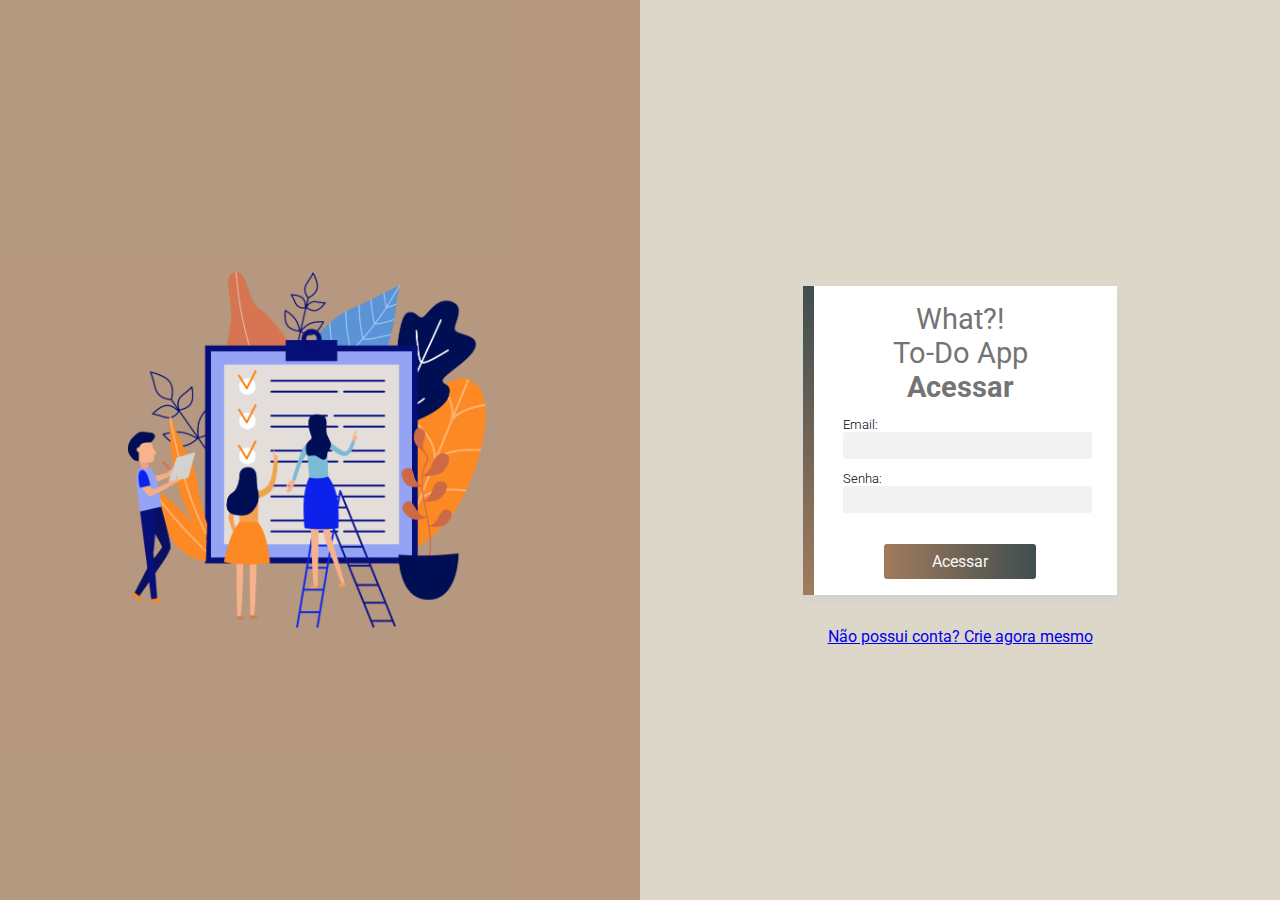
<file: index.html>
<!DOCTYPE html>
<html lang="pt-BR">

<head>
  <meta charset="UTF-8">
  <meta http-equiv="X-UA-Compatible" content="IE=edge">
  <meta name="viewport" content="width=device-width, initial-scale=1.0">
  <title>What?! To-Do App | Login</title>

  <!-- ---------------- estilos compartilhados entre login e signup ---------------- -->
  <link rel="stylesheet" href="./styles/login.css">

  <!-- ---------------------- lógica aplicada no login ----------------------- -->
  <!-- <script src="/scripts/utils.js"></script> -->
  <!-- <script src="index.js"></script> -->

</head>

<body>
  <div class="left">
    <img src="./assets/cartoonList.png" alt="">
  </div>

  <div class="right">
    <form>
      <div class="form-header">
        <p>What?!</p>
        <p>To-Do App</p>
        <h1>Acessar</h1>
     </div>


     <label>Email:
        <input id="inputEmail" type="text">
     </label>
     <label>Senha:
        <input id="inputPassword" type="password">
     </label>

     <button type="button" onclick="entrar()">Acessar</button>


    </form>
    <div class="ingressar">
      <a href="./html/signup.html">Não possui conta? Crie agora mesmo</a>
    </div>
  </div>

  <script src="./scripts/login.js"></script>
  


</body>

</html>
</file>
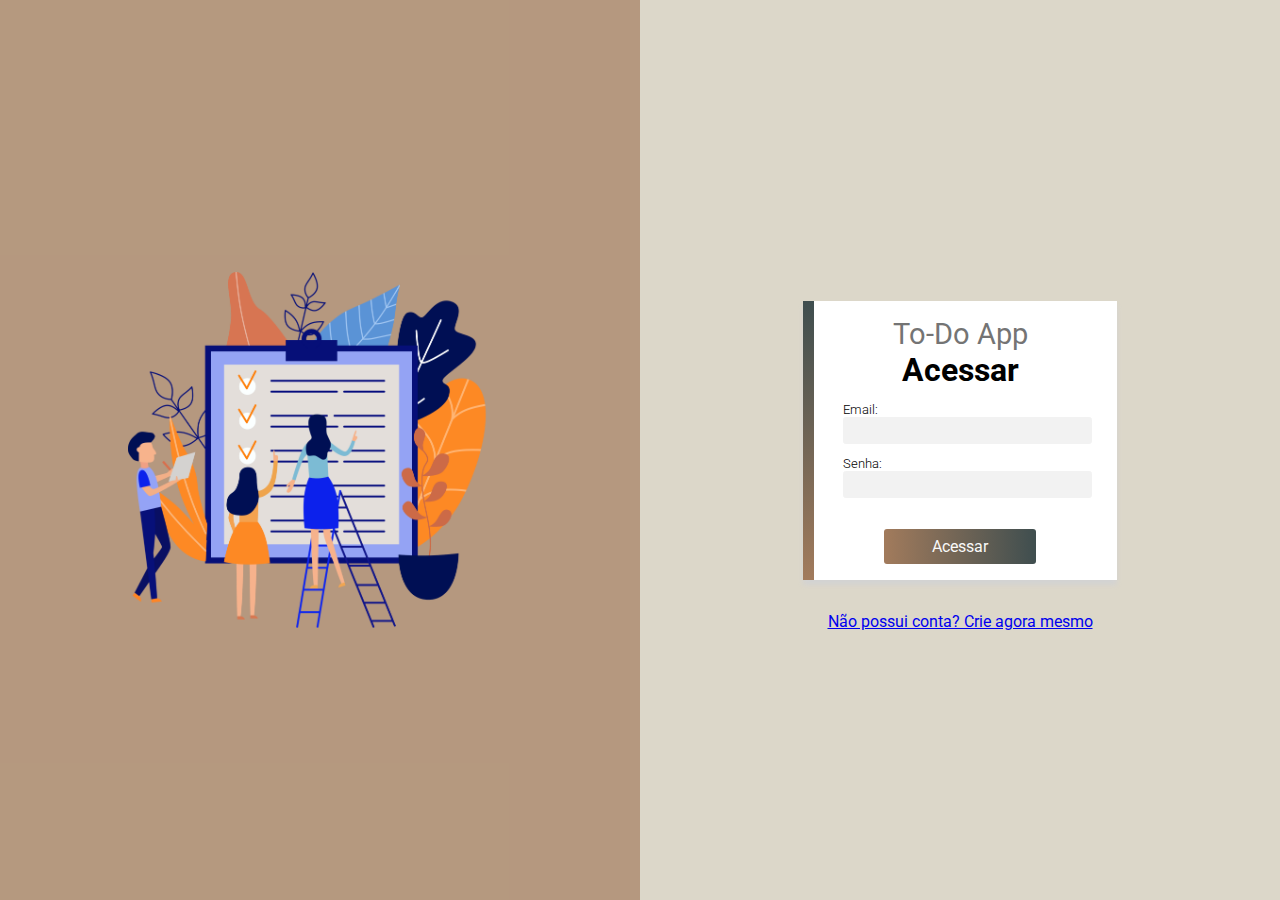
<file: login.html>
<!DOCTYPE html>
<html lang="pt-BR">

<head>
  <meta charset="UTF-8">
  <meta http-equiv="X-UA-Compatible" content="IE=edge">
  <meta name="viewport" content="width=device-width, initial-scale=1.0">
  <title>To-Do App</title>

  <!-- ---------------- estilos compartilhados entre login e signup ---------------- -->
  <link rel="stylesheet" href="./styles/login.css">

  <!-- ---------------------- lógica aplicada no login ----------------------- -->
  <!-- <script src="/scripts/utils.js"></script> -->
  <!-- <script src="index.js"></script> -->

</head>

<body>
  <div class="left">
    <img src="./assets/cartoonList.png" alt="">
  </div>

  <div class="right">
    <form>
      <div class="form-header">
        <p>To-Do App</p>
     </div>
     <h1>Acessar</h1>


     <label>Email:
        <input id="inputEmail" type="text">
     </label>
     <label>Senha:
        <input id="inputPassword" type="password">
     </label>

     <button type="button" onclick="entrar()">Acessar</button>


    </form>
    <div class="ingressar">
      <a href="./html/signup.html">Não possui conta? Crie agora mesmo</a>
    </div>
  </div>

  <script src="./scripts/login.js"></script>



</body>

</html>
</file>
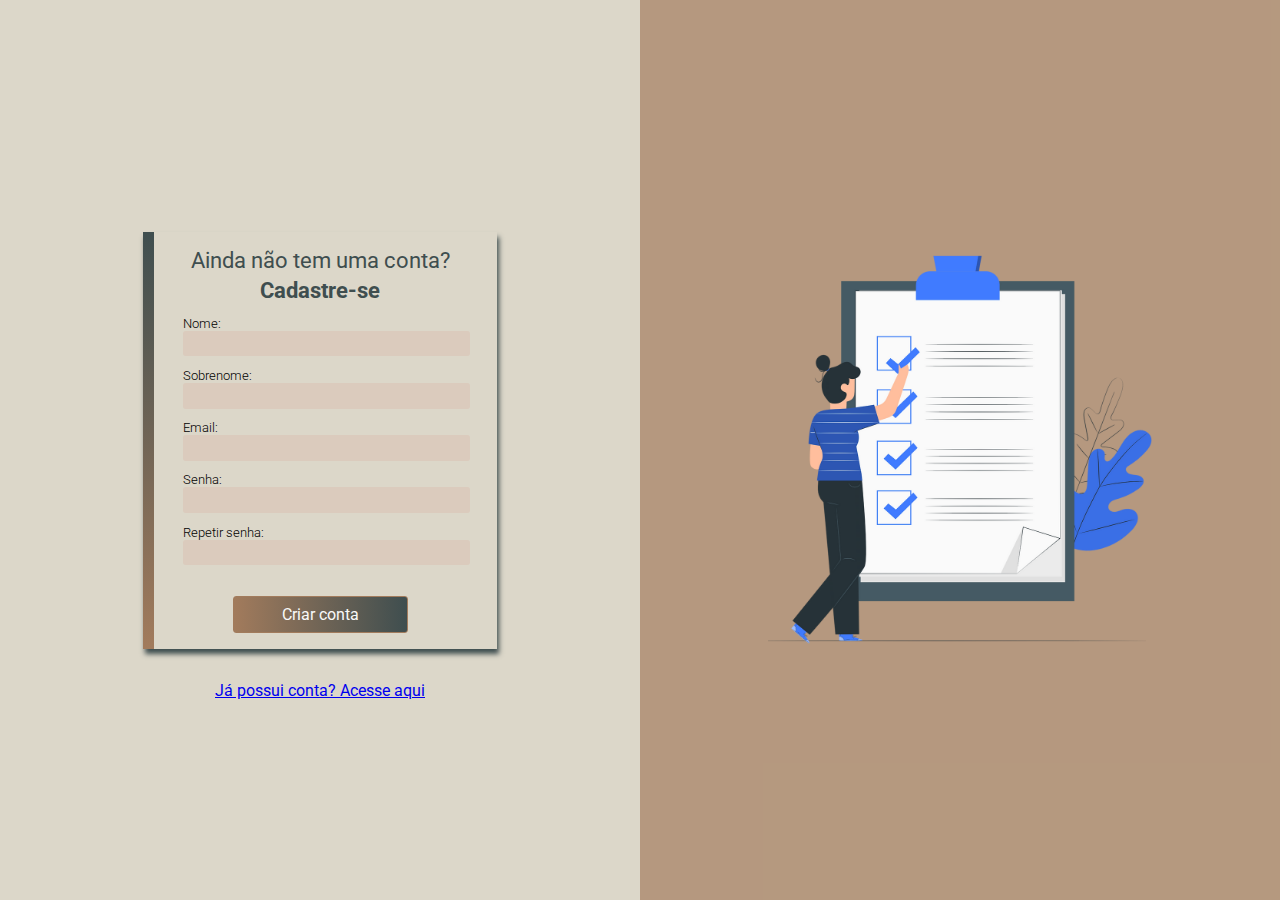
<file: signup.html>
<!DOCTYPE html>
<html lang="en">
​

<head>
  <meta charset="UTF-8">
  <meta http-equiv="X-UA-Compatible" content="IE=edge">
  <meta name="viewport" content="width=device-width, initial-scale=1.0">
  <link rel="stylesheet" href="./styles/signup.css">
  <title>Document</title>
</head>

<body>

  <div class="left">
    <form>
      <div class="form-header">
        <p>Ainda não tem uma conta?</p>
        <h1>Cadastre-se</h1>
      </div>

      <label>
        Nome:
        <input id="inputNomeCadastro" type="text">
      </label>
      <label>
        Sobrenome:
        <input id="inputSobrenomeCadastro" type="text">
      </label>
      <label>
        Email:
        <input id="inputEmailCadastro" type="email">
      </label>
      <label>
        Senha:
        <input id="inputSenhaCadastro" type="password">
      </label>
      <label>
        Repetir senha:
        <input id="inputRepetirSenhaCadastro" type="password">
      </label>

      <button id="botaoCriarContaCadastro" type="submit">Criar conta</button>

    </form>
    <div class="ingressar">
      <a href="login.html">Já possui conta? Acesse aqui</a>
    </div>
  </div>

  <section class="right">
    <img src="./assets/f554a7_9a63013de24843c3b1cad9ee7c2c3a15_mv2.png" alt="Imagem de um To-Do">
  </section>

  <script src="./scripts/script.js"></script>
</body>


</html>
</file>
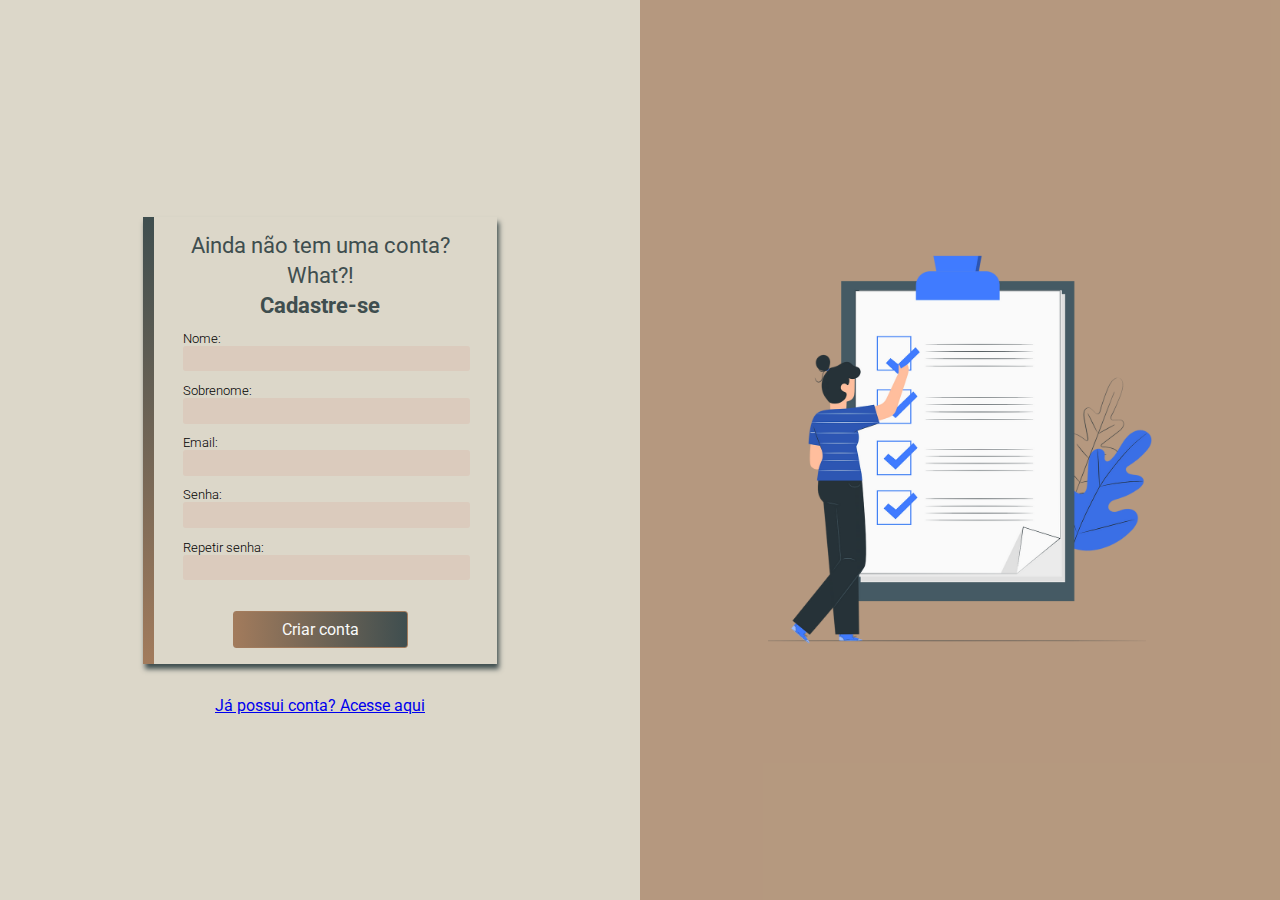
<file: html/signup.html>
<!DOCTYPE html>
<html lang="en">
​

<head>
  <meta charset="UTF-8">
  <meta http-equiv="X-UA-Compatible" content="IE=edge">
  <meta name="viewport" content="width=device-width, initial-scale=1.0">
  <link rel="stylesheet" href="../styles/signup.css">
  <title>What?! To-Do App | Cadastre-se</title>
</head>

<body>

  <div class="left">
    <form>
      <div class="form-header">
        <p>Ainda não tem uma conta?</p>
        <p>What?!</p>
        <h1>Cadastre-se</h1>
      </div>

      <label>
        Nome:
        <input id="inputNomeCadastro" type="text">
      </label>
      <label>
        Sobrenome:
        <input id="inputSobrenomeCadastro" type="text">
      </label>
      <label>
        Email:
        <input id="inputEmailCadastro" type="email">
      </label>
      <label>
        Senha:
        <input id="inputSenhaCadastro" type="password">
      </label>
      <label>
        Repetir senha:
        <input id="inputRepetirSenhaCadastro" type="password">
      </label>

      <button id="botaoCriarContaCadastro" type="submit">Criar conta</button>

    </form>
    <div class="ingressar">
      <a href="../index.html">Já possui conta? Acesse aqui</a>
    </div>
  </div>

  <section class="right">
    <img src="../assets/f554a7_9a63013de24843c3b1cad9ee7c2c3a15_mv2.png" alt="Imagem de um To-Do">
  </section>

  <script src="../scripts/script.js"></script>
  
</body>


</html>
</file>
<file: styles/login.css>
@import url('./style.css');

body {
  display: flex;
}


form {
  position: relative;
  max-width: 26em;
  background-color: white;
  display: flex;
  align-items: center;
  flex-direction: column;
  margin: 2em auto;
  box-shadow: 0 5px 5px lightgrey;
  padding: 1em 2.5em;
  box-sizing: border-box;
}

.form-header p , .form-header h1{
  display: flex;
  color: rgb(116, 116, 116);
  font-size: 1.8em;
  display: flex;
  align-items: center;
  justify-content: center;
  flex-direction: column;
}

form:after {
  position: absolute;
  content: '';
  width: .7em;
  height: 100%;
  top: 0;
  left: 0;
  background: linear-gradient(var(--cor2-paleta2), var(--cor3-paleta2));
}


input {
  width: 100%;
  padding: .4em .5em;
  background-color: var(--app-grey);
  border: 1px solid var(--app-grey);
  border-radius: .2em;
}

input:focus {
  outline: none;
  border: 1px solid #3f4e4f78;
  ;
}

label {
  width: 100%;
  font-weight: 300;
  margin-bottom: -.1em;
  margin-top: 1em;
  font-size: .8em;
}

button {
  padding: .5em 3em;
  background-image: linear-gradient(to right, var(--cor3-paleta2), var(--cor2-paleta2));
  color: #F9F9F9;
  margin-top: 2em;
  font-weight: 400;
  font-size: 1em;
}

button:hover {
  opacity: 1.2;
}

button:active {
  opacity: 0.8;
}

.ingressar {
  text-align: center;
}

.left {
  width: 50%;
  background-color: #a27b5cad;
  text-align: center;
  display: flex;
  align-items: center;
  justify-content: center;
}

.left img {
  width: 60%;
}

.right {
  width: 50%;
  display: flex;
  flex-direction: column;
  align-items: center;
  justify-content: center;
}
</file>
<file: styles/signup.css>
@import url('./style.css');


  
  body {
    background-color: var(--cor4-paleta2);
    min-height: 100vh;
    display: flex;
  }
  
  button {
    border: none;
    border-radius: 3px;
    cursor: pointer;
  }

  .form-header {
    display: flex;
    justify-content: center;
    align-items: center;
    flex-direction: column;
    gap: 5px;
  }

  .form-header p , .form-header h1 {
    color: var(--cor2-paleta2);
    font-size: 22px;
  }
  
  form {
    position: relative;
    max-width: 26em;
    background-color: var(--cor4-paleta2);
    display: flex;
    align-items: center;
    flex-direction: column;
    margin: 2em auto;
    box-shadow: 2px 5px 5px var(--cor2-paleta2);
    padding: 1em 2.5em;
    box-sizing: border-box;
   ;
  }
  
  form:after {
    position: absolute;
    content: '';
    width: .7em;
    height: 100%;
    top: 0;
    left: 0;
    background: linear-gradient(var(--cor2-paleta2), var(--cor3-paleta2));
  }
  
  
  input {
    width: 100%;
    padding: .4em .5em;
    background-color: var(--cor4-paleta3);
    border:none;
    border-radius: .2em;
  }
  
  input:focus {
    outline: none;
    border: 1px solid #3f4e4f78;
  }
  
  label {
    width: 100%;
    font-weight: 300;
    margin-bottom: -.1em;
    margin-top: 1em;
    font-size: .8em;
  }
  
  button {
    padding: .5em 3em;
    background-image: linear-gradient(to right, var(--cor3-paleta2), var(--cor2-paleta2));
    color: #F9F9F9;
    margin-top: 2em;
    font-weight: 400;
    font-size: 1em;
    border: 1px solid var(--cor3-paleta2);
  }

  button:hover {
    opacity: 1.2;
  }

  button:active{
    opacity: 0.8;
  }
  
  .form-header {
    color: grey;
    font-size: 2em;
  }
  .ingressar{
    text-align: center;
  }
  .right{
    width: 50%;  
    background-color: #a27b5cad;
    text-align: center;
    display: flex;
    align-items: center;
    justify-content: center;
    
  }
  .right img{
    width:60%;
  }
  .left{
    width: 50%;
    display: flex;
    flex-direction: column;
    align-items: center;
    justify-content: center;
  }
</file>
